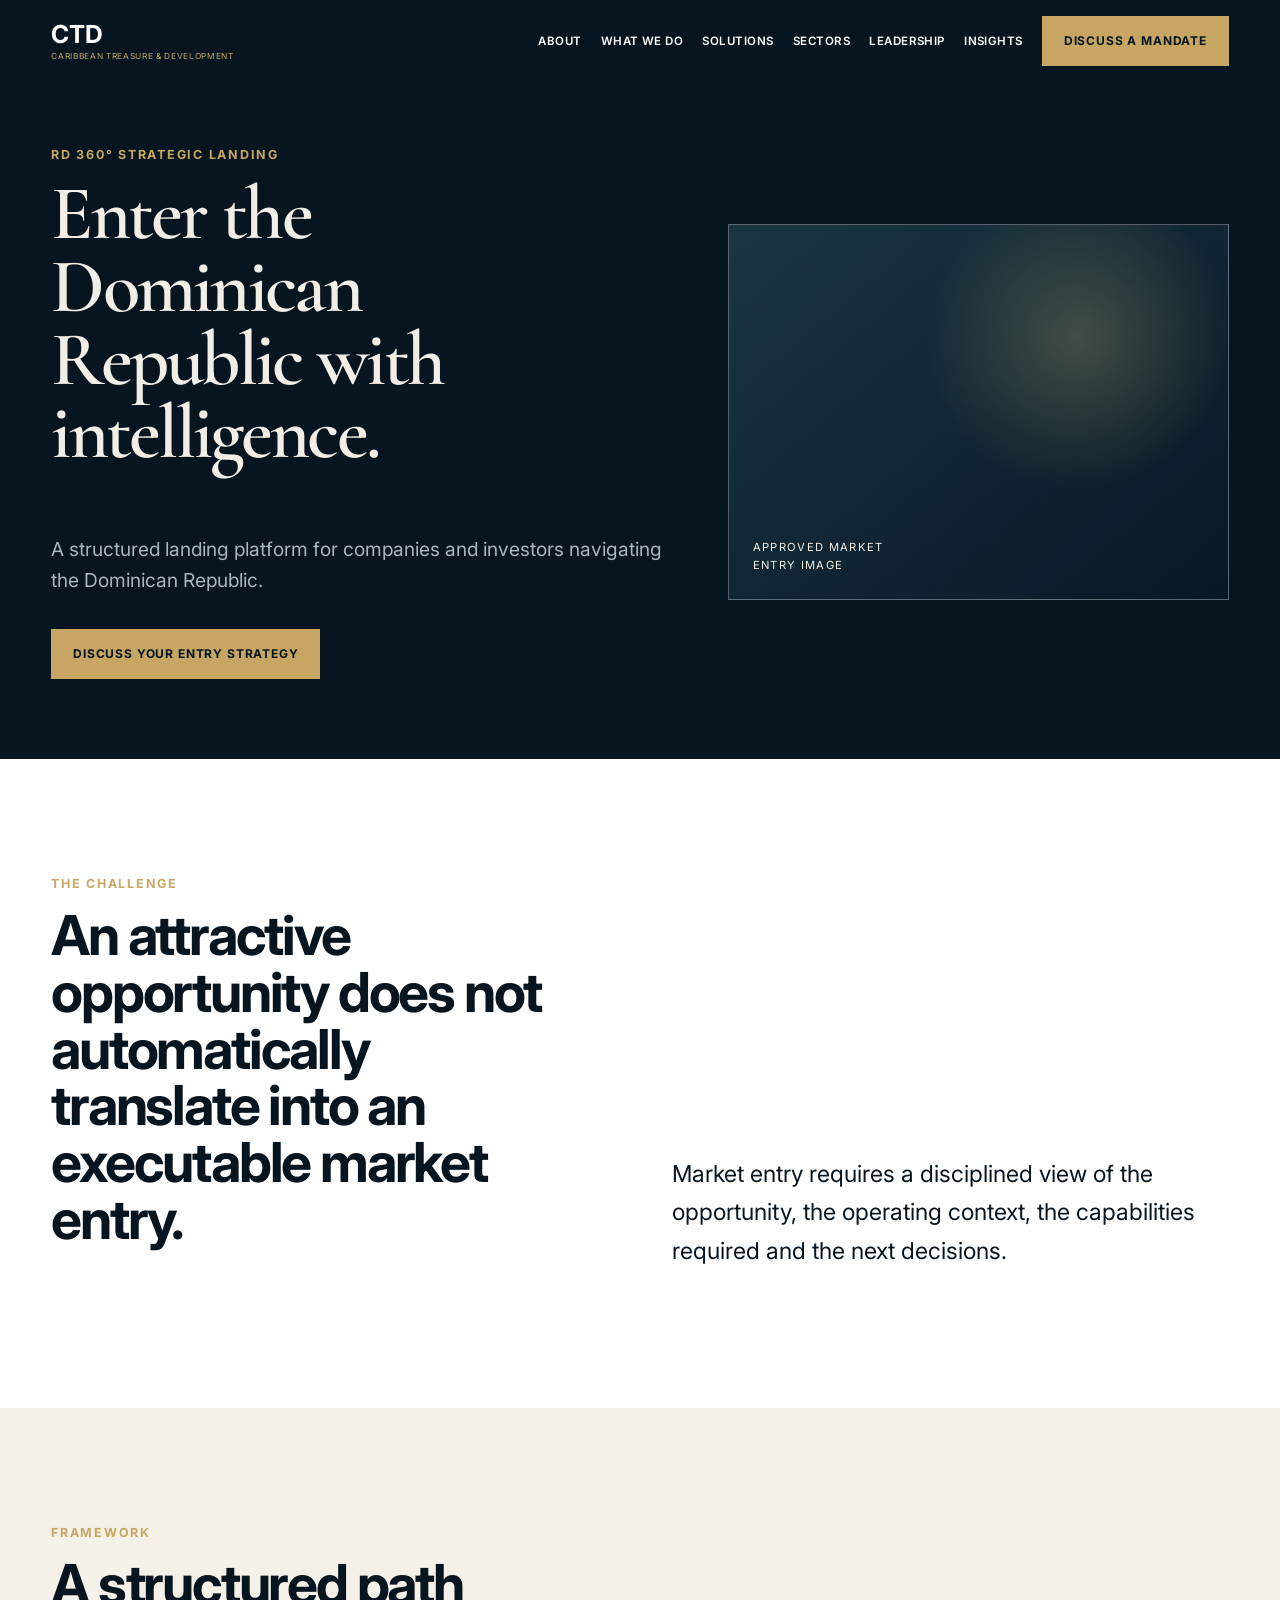
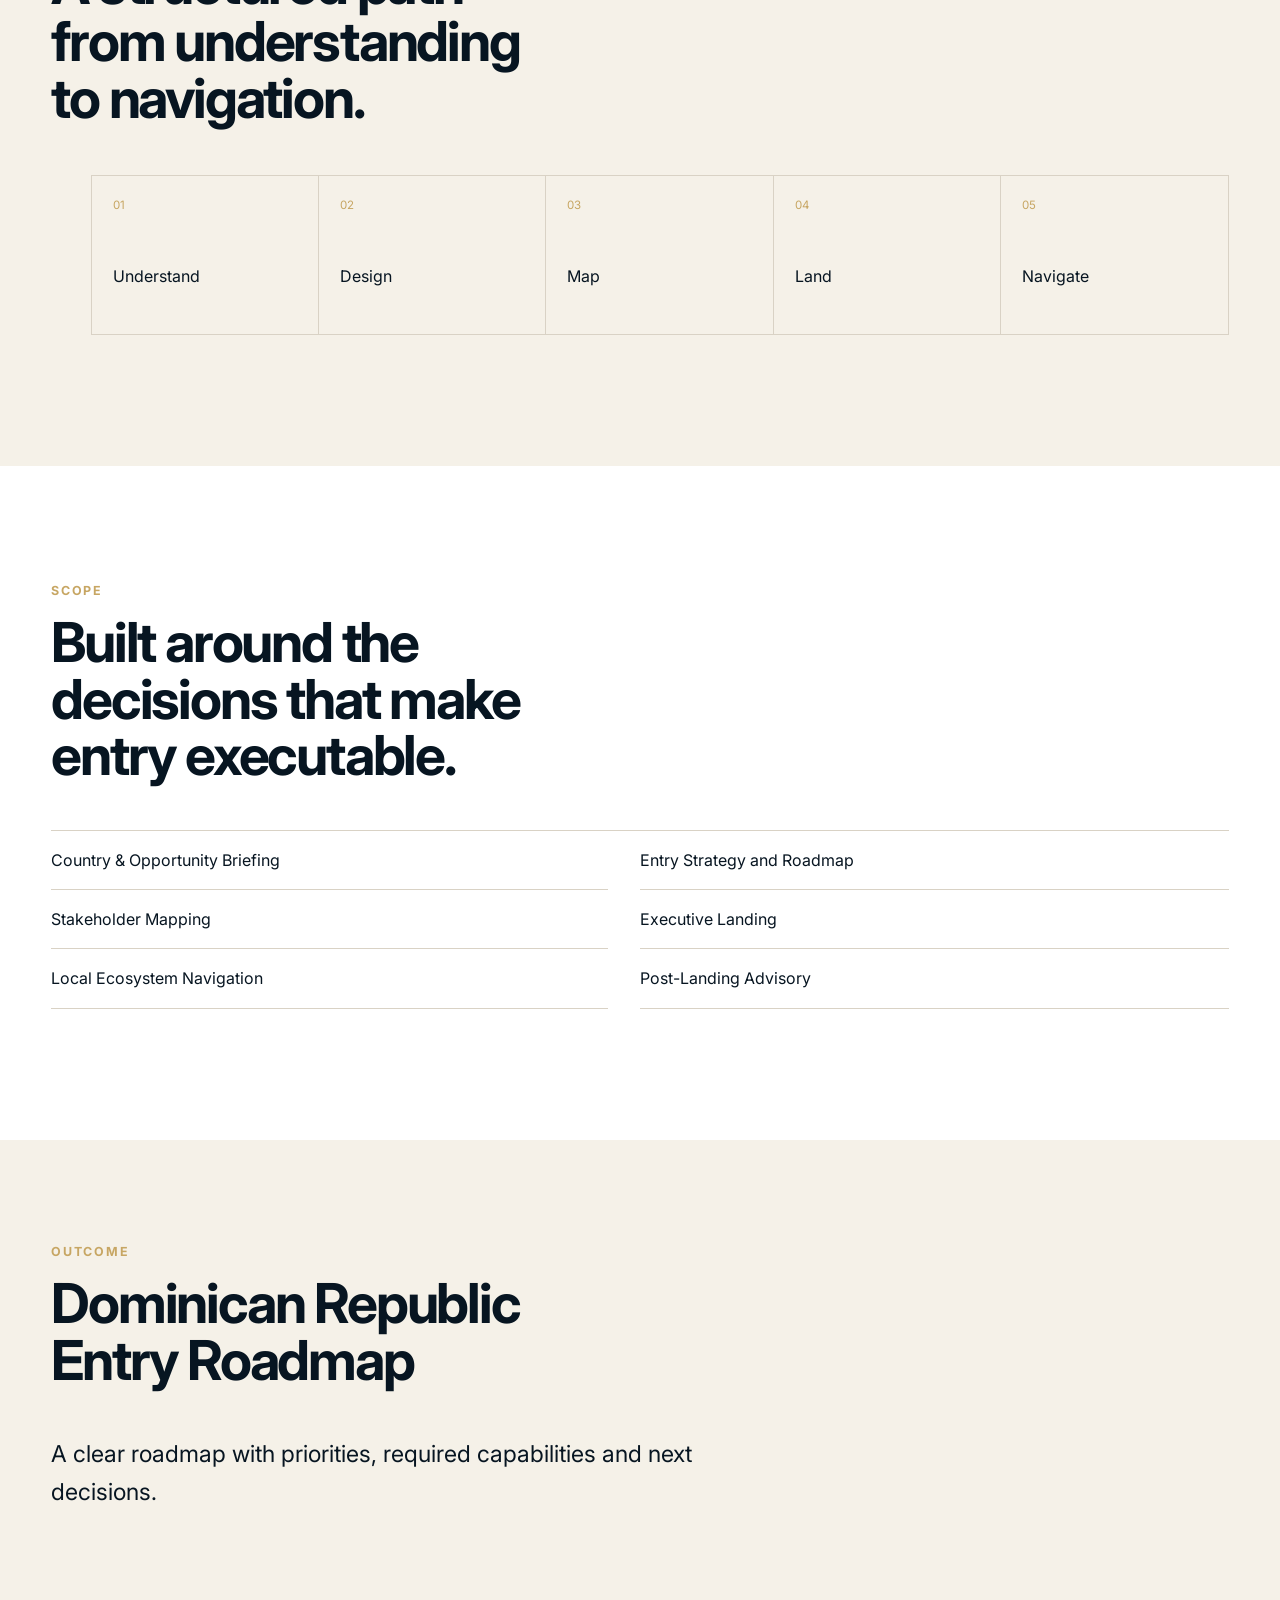
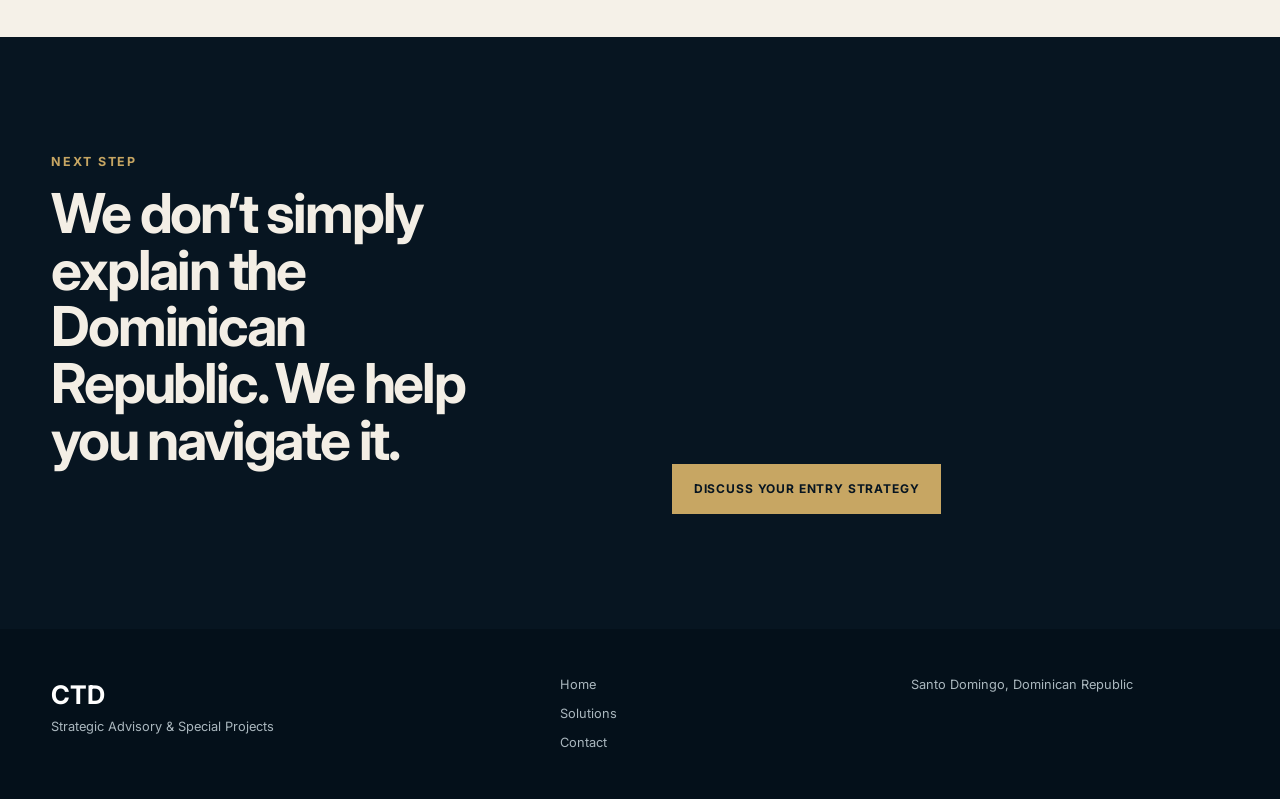
<file: solution-rd360.html>
<!doctype html>
<html lang="en">
<head>
  <meta charset="utf-8"><meta name="viewport" content="width=device-width, initial-scale=1">
  <meta name="description" content="A structured landing platform for companies and investors navigating the Dominican Republic.">
  <title>RD 360° Strategic Landing | CTD</title>
  <link rel="stylesheet" href="styles.css">
  <script defer src="app.js"></script>
</head>
<body>
  <a class="skip-link" href="#main">Skip to content</a>
  <header class="site-header scrolled" data-header><div class="container header-inner">
    <a class="brand" href="index.html" aria-label="CTD home">
      <span class="brand-mark">CTD</span>
      <span class="brand-name">Caribbean Treasure &amp; Development</span>
    </a>
    <button class="menu-toggle" type="button" aria-expanded="false" aria-controls="primary-nav" data-menu-button>
      <span class="sr-only">Open navigation</span>
      <span>

      </span>
      <span>

      </span>
      <span>

      </span>
    </button>
    <nav class="primary-nav" id="primary-nav" aria-label="Primary navigation" data-nav>
      <a href="index.html#about">About</a>
      <a href="index.html#capabilities">What We Do</a>
      <a href="index.html#solutions">Solutions</a>
      <a href="index.html#sectors">Sectors</a><a href="index.html#leadership">Leadership</a>
      <a href="index.html#insights">Insights</a>
    <!--  <button class="language-switch" type="button" data-language>EN / ES</button>-->
      <a class="button button-gold nav-cta" href="index.html#contact" data-event="cta_discuss_mandate">Discuss a Mandate</a>
    </nav>
  </div>
</header>
  <main id="main">
    <section class="solution-hero">
      <div class="container hero-grid">
        <div class="reveal">
          <p class="eyebrow">RD 360° Strategic Landing</p>
      <h1>Enter the Dominican Republic with intelligence.</h1>
      <p class="hero-lead">A structured landing platform for companies and investors navigating the Dominican Republic.</p>
      <div class="hero-actions">
        <a class="button button-gold" href="index.html#contact" data-event="solution_cta_click">Discuss Your Entry Strategy
        </a>
      </div>
    </div>
    <div class="image-placeholder reveal" role="img" aria-label="Approved market entry image pending">
      <span>
        Approved market entry image
      </span>
    </div>
  </div>
</section>
    <section class="section">
      <div class="container positioning-grid reveal">
        <div>
          <p class="eyebrow">
            The challenge
          </p>
      <h2>
        An attractive opportunity does not automatically translate into an executable market entry.
      </h2>
    </div>
      <p class="large-copy">
        Market entry requires a disciplined view of the opportunity, the operating context, the capabilities required and the next decisions.
      </p>
    </div>
  </section>
    <section class="section positioning">
      <div class="container">
        <p class="eyebrow">Framework</p>
      <h2>A structured path from understanding to navigation.</h2>
      <ol class="solution-framework">
        <li>Understand</li>
        <li>Design</li>
        <li>Map</li>
        <li>Land</li>
        <li>Navigate</li>
    </ol>
  </div>
</section>
    <section class="section">
      <div class="container">
        <p class="eyebrow">Scope</p>
        <h2>Built around the decisions that make entry executable.</h2>
      <ul class="scope-grid">
        <li>Country &amp; Opportunity Briefing</li>
        <li>Entry Strategy and Roadmap</li>
        <li>Stakeholder Mapping</li>
        <li>Executive Landing</li>
        <li>Local Ecosystem Navigation</li>
        <li>Post-Landing Advisory</li>
    </ul>
  </div>
</section>
    <section class="outcome"><div class="container reveal"><p class="eyebrow">Outcome</p>
      <h2>Dominican Republic Entry Roadmap</h2>
      <p class="large-copy">A clear roadmap with priorities, required capabilities and next decisions.

      </p>
    </div>
  </section>
    <section class="contact">
      <div class="container positioning-grid">
        <div>
          <p class="eyebrow">Next step</p>
          <h2>We don’t simply explain the Dominican Republic. We help you navigate it.</h2>
        </div>
        <div>
          <a class="button button-gold" href="index.html#contact" data-event="solution_cta_click">Discuss Your Entry Strategy</a>
        </div>
      </div></section>
  </main>
  <footer class="site-footer">
    <div class="container footer-grid"><div>
      <strong class="footer-logo">CTD</strong>
      <p>Strategic Advisory &amp; Special Projects</p>
    </div>
    <nav aria-label="Footer navigation">
      <a href="index.html">Home</a>
      <a href="index.html#solutions">Solutions</a>
      <a href="index.html#contact">Contact</a>
    </nav>
    <div>
      <p>Santo Domingo, Dominican Republic</p></div>
  </div>
</footer>
</body>
</html>
</file>
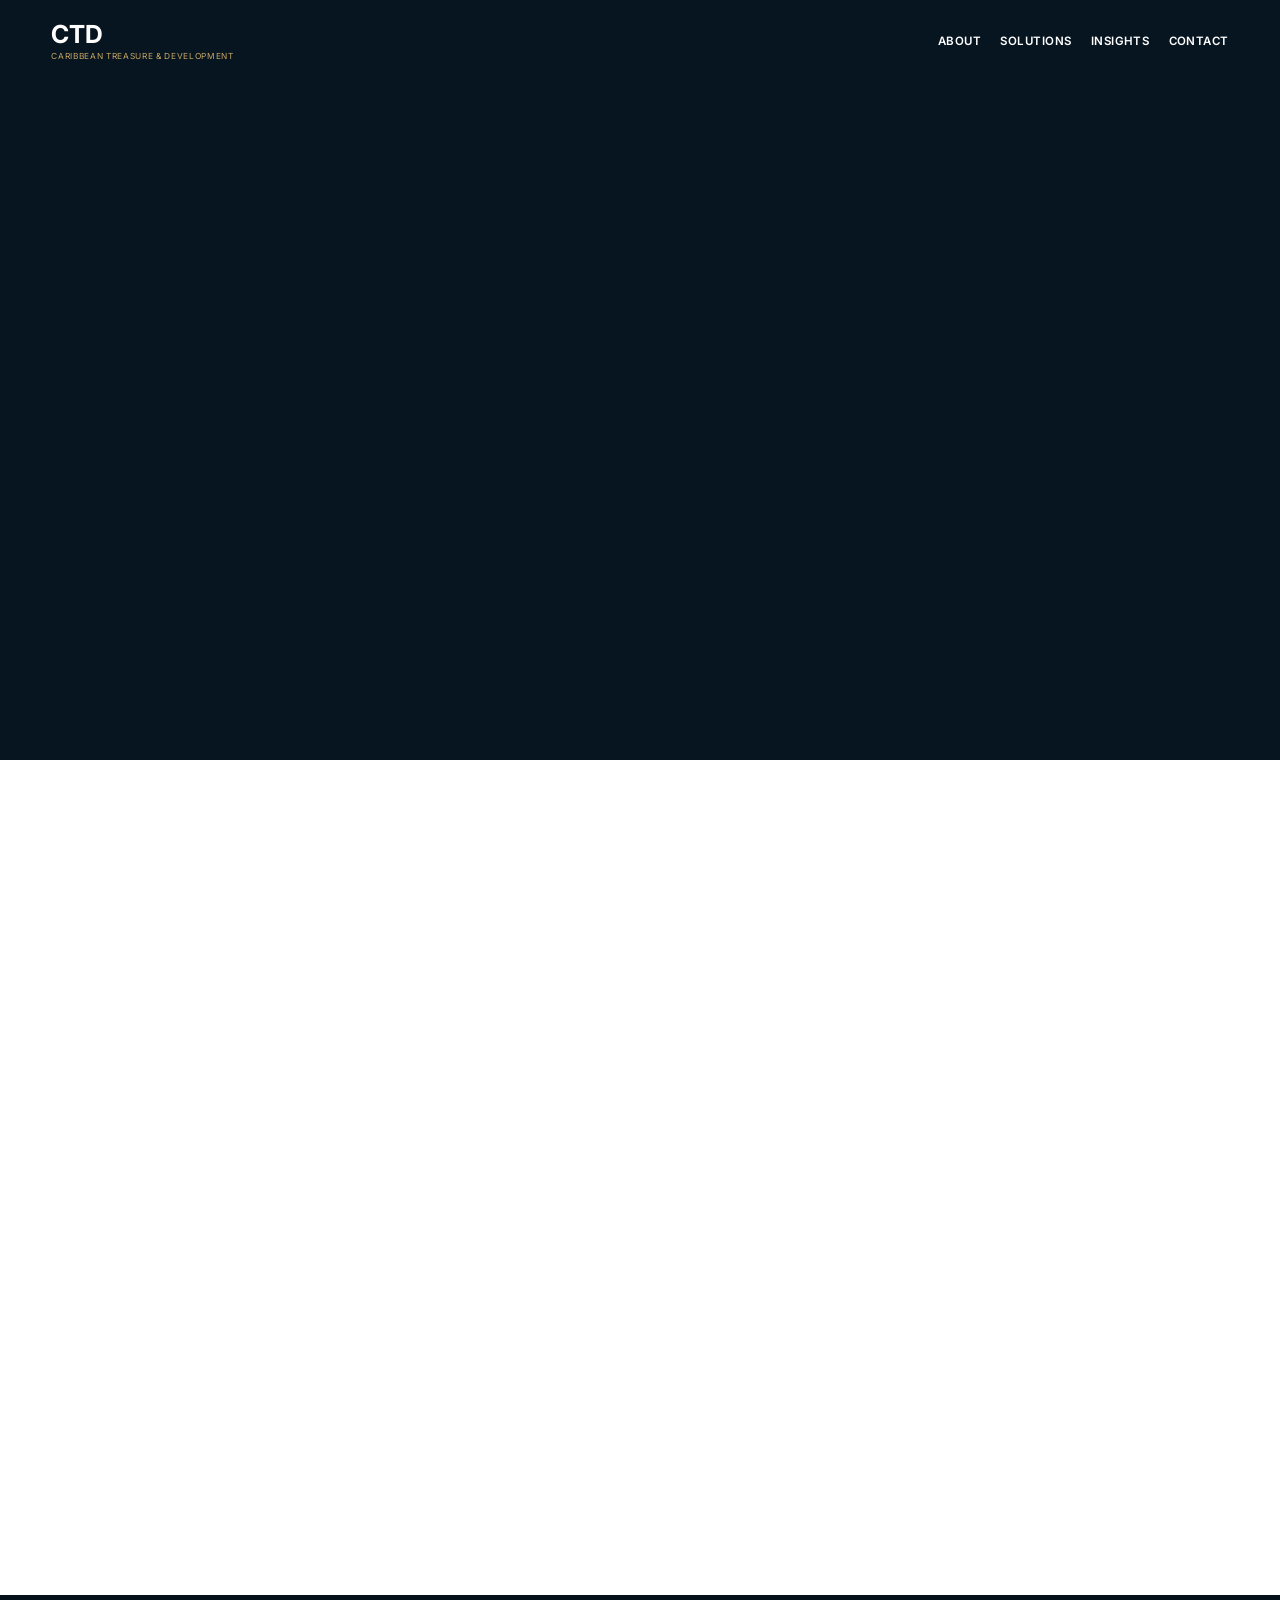
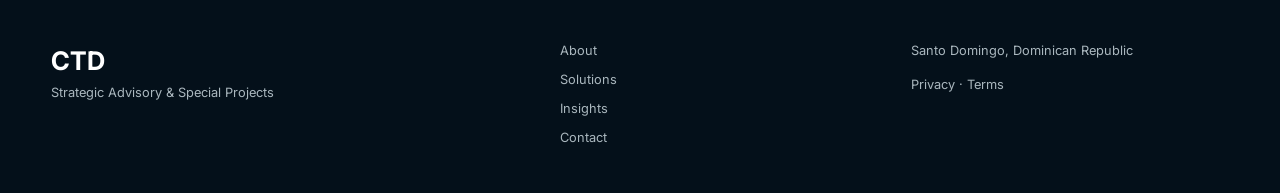
<file: medios/st.html>
<!doctype html>
<html lang="en">
<head>
	<meta charset="utf-8">
	<meta name="viewport" content="width=device-width, initial-scale=1">
	<meta name="description" content="CTD Medios - Media and Press Resources">
	<meta name="theme-color" content="#071521">
	<title>CTD | Medios</title>
	<link rel="stylesheet" href="../styles.css">
</head>
<body>
	<a class="skip-link" href="#main">Skip to content</a>

	<header class="site-header">
		<div class="container header-inner">
			<a class="brand" href="../index.html" aria-label="CTD home">
				<span class="brand-mark">CTD</span>
				<span class="brand-name">Caribbean Treasure &amp; Development</span>
			</a>
			<nav class="primary-nav" aria-label="Primary navigation">
				<a href="../index.html#about">About</a>
				<a href="../index.html#solutions">Solutions</a>
				<a href="../index.html#insights">Insights</a>
				<a href="../index.html#contact">Contact</a>
			</nav>
		</div>
	</header>

	<main id="main">
		<section class="hero" aria-labelledby="medios-title">
			<div class="container hero-grid">
				<div class="hero-copy reveal">
					<p class="eyebrow">CTD Medios</p>
					<h1 id="medios-title">Media &amp; Press Resources</h1>
					<p class="hero-lead">Access press releases, media contacts, and resources for journalists and partners.</p>
				</div>
				<figure class="hero-visual reveal" aria-label="Media section placeholder image">
					<div class="image-placeholder" role="img" aria-label="Media resources image placeholder">
						<span>Media image placeholder</span>
					</div>
					<figcaption>CTD Media Center</figcaption>
				</figure>
			</div>
		</section>

		<section class="section" id="press-releases">
			<div class="container reveal">
				<h2>Press Releases</h2>
				<p>Latest news and announcements will be published here.</p>
				<ul>
					<li>No press releases available at this time.</li>
				</ul>
			</div>
		</section>

		<section class="section" id="media-contact">
			<div class="container reveal">
				<h2>Media Contact</h2>
				<p>For media inquiries, please contact:</p>
				<p><strong>Email:</strong> <a href="mailto:media@ctd.com">media@ctd.com</a></p>
			</div>
		</section>
	</main>

	<footer class="site-footer">
		<div class="container footer-grid">
			<div><strong class="footer-logo">CTD</strong><p>Strategic Advisory &amp; Special Projects</p></div>
			<nav aria-label="Footer navigation">
				<a href="../index.html#about">About</a>
				<a href="../index.html#solutions">Solutions</a>
				<a href="../index.html#insights">Insights</a>
				<a href="../index.html#contact">Contact</a>
			</nav>
			<div>
				<p>Santo Domingo, Dominican Republic</p>
				<p>
					<a href="#">Privacy</a> · 
					<a href="#">Terms</a>
				</p>
			</div>
		</div>
	</footer>
</body>
</html>
</file>
<file: styles.css>
@import url('https://fonts.googleapis.com/css2?family=Cormorant+Garamond:wght@500;600&family=Inter:wght@400;500;600;700&display=swap');

:root {
  --navy: #071521;
  --navy-mid: #0d2230;
  --gold: #c7a663;
  --cream: #f3eee5;
  --slate: #aab7be;
  --teal: #3a7582;
  --white: #fff;
  --warm: #f5f1e8;
  --border: #d9d2c5;
  --content: 1200px;
  --copy: 720px;
  --gutter: clamp(20px, 4vw, 64px);
  --section: clamp(72px, 9vw, 144px);
  --font-display: "Cormorant Garamond", Georgia, serif;
  --font-ui: Inter, Aptos, Arial, sans-serif;
}

* { box-sizing: border-box; }
html { scroll-behavior: smooth; }
body { margin: 0; color: var(--navy); background: var(--white); font-family: var(--font-ui); line-height: 1.65; }
a { color: inherit; text-decoration: none; }
button, input, select, textarea { font: inherit; }
img { display: block; max-width: 100%; }
.container { width: min(var(--content), calc(100% - 2 * var(--gutter))); margin-inline: auto; }
.section { padding-block: var(--section); }
.sr-only { position: absolute; width: 1px; height: 1px; overflow: hidden; clip: rect(0,0,0,0); white-space: nowrap; }
.skip-link { position: fixed; z-index: 1000; left: 1rem; top: -5rem; background: var(--gold); color: var(--navy); padding: .8rem 1rem; }
.skip-link:focus { top: 1rem; }
:focus-visible { outline: 3px solid var(--gold); outline-offset: 4px; }

h1, h2, h3, p { margin-top: 0; }
h1 { font: 600 clamp(3rem, 6vw, 6.5rem)/.95 var(--font-display); letter-spacing: -.035em; max-width: 12ch; }
h2 { font-size: clamp(2.25rem, 4.3vw, 4rem); line-height: 1.03; letter-spacing: -.04em; max-width: 14ch; }
h3 { line-height: 1.2; }
.eyebrow { color: var(--gold); font-size: .78rem; font-weight: 700; letter-spacing: .14em; text-transform: uppercase; }
.large-copy { max-width: var(--copy); font-size: clamp(1.1rem, 2vw, 1.45rem); }

.site-header { position: fixed; inset: 0 0 auto; z-index: 100; color: var(--white); transition: background .25s ease, box-shadow .25s ease; }
.site-header.scrolled, .site-header.menu-open { background: rgba(7,21,33,.98); box-shadow: 0 8px 30px rgba(0,0,0,.16); }
.header-inner { min-height: 82px; display: flex; align-items: center; justify-content: space-between; gap: 2rem; }
.brand { display: grid; line-height: 1; }
.brand-mark { font-size: 1.55rem; font-weight: 700; }
.brand-name { margin-top: .35rem; color: var(--gold); font-size: .52rem; letter-spacing: .08em; text-transform: uppercase; }
.primary-nav { display: flex; align-items: center; gap: clamp(.8rem, 1.5vw, 1.6rem); font-size: .72rem; font-weight: 600; letter-spacing: .04em; text-transform: uppercase; }
.primary-nav > a:not(.button), .language-switch { position: relative; border: 0; color: inherit; background: none; cursor: pointer; }
.primary-nav > a:not(.button)::after { content: ""; position: absolute; left: 0; right: 100%; bottom: -.5rem; height: 1px; background: var(--gold); transition: right .2s ease; }
.primary-nav > a:hover::after { right: 0; }
.menu-toggle { display: none; width: 44px; height: 44px; border: 0; background: transparent; padding: 10px; }
.menu-toggle span:not(.sr-only) { display: block; height: 2px; margin: 5px 0; background: var(--white); }

.button { min-height: 50px; display: inline-flex; justify-content: center; align-items: center; padding: .8rem 1.3rem; border: 1px solid transparent; font-size: .75rem; font-weight: 700; letter-spacing: .07em; text-transform: uppercase; cursor: pointer; }
.button-gold { background: var(--gold); color: var(--navy); }
.button-gold:hover { background: var(--cream); }
.text-link { display: inline-flex; align-items: center; gap: .5rem; min-height: 44px; border-bottom: 1px solid currentColor; font-size: .78rem; font-weight: 700; letter-spacing: .08em; text-transform: uppercase; }

.hero { min-height: 760px; padding: 130px 0 65px; color: var(--cream); background: var(--navy); display: flex; align-items: center; }
.hero-grid { display: grid; grid-template-columns: 55fr 45fr; align-items: center; gap: clamp(2rem, 5vw, 6rem); }
.hero-lead { max-width: 670px; color: var(--slate); font-size: clamp(1rem, 1.7vw, 1.2rem); }
.hero-actions { display: flex; flex-wrap: wrap; align-items: center; gap: 1.5rem; margin-top: 2rem; }
.hero-visual { margin: 0; }
.image-placeholder { aspect-ratio: 4/3; display: grid; place-items: end start; padding: 1.5rem; border: 1px solid rgba(255,255,255,.3); color: var(--cream); background: linear-gradient(140deg, rgba(58,117,130,.35), rgba(13,34,48,.15)), radial-gradient(circle at 70% 30%, rgba(199,166,99,.35), transparent 35%); }
.image-placeholder span { max-width: 20ch; font-size: .7rem; letter-spacing: .12em; text-transform: uppercase; }
.hero-visual figcaption { padding-top: .7rem; text-align: right; color: var(--slate); font-size: .65rem; letter-spacing: .13em; text-transform: uppercase; }

.positioning { background: var(--warm); }
.positioning-grid { display: grid; grid-template-columns: 1fr 1fr; gap: 5vw; align-items: end; }
.section-label { margin-top: clamp(4rem, 8vw, 7rem); }
.capability-grid { display: grid; grid-template-columns: repeat(4,1fr); border-top: 1px solid var(--border); border-left: 1px solid var(--border); }
.capability-card { min-height: 230px; padding: 1.6rem; border-right: 1px solid var(--border); border-bottom: 1px solid var(--border); transition: color .25s, background .25s; }
.capability-card span, .index { color: var(--gold); font-size: .7rem; }
.capability-card h3 { margin: 3rem 0 .4rem; text-transform: uppercase; letter-spacing: .08em; }
.capability-card:hover { color: var(--cream); background: var(--navy-mid); }

.solutions h2 { margin-bottom: 3rem; }
.solution-grid { display: grid; grid-template-columns: 1.25fr repeat(4,1fr); }
.solution-card { min-height: 310px; display: flex; flex-direction: column; padding: 1.5rem; border: 1px solid var(--border); border-left: 0; background: var(--warm); }
.solution-card:first-child { border-left: 1px solid var(--border); }
.solution-card.featured { color: var(--cream); background: var(--navy-mid); }
.solution-card h3 { margin: auto 0 1rem; }
.solution-card p { color: #52616a; font-size: .85rem; }
.solution-card.featured p { color: var(--slate); }
.card-link { margin-top: 1rem; color: var(--gold); font-size: .72rem; font-weight: 700; text-transform: uppercase; }
.solution-card:hover { transform: translateY(-4px); border-color: var(--gold); }

.differentiators { padding-block: clamp(56px, 7vw, 100px); color: var(--cream); background: var(--navy-mid); }
.differentiators h2 { max-width: 20ch; }
.differentiator-row { display: grid; grid-template-columns: repeat(3,1fr); gap: 2rem; margin-top: 3rem; color: var(--gold); font-size: .75rem; font-weight: 700; letter-spacing: .11em; text-transform: uppercase; }
.process-layout { display: grid; grid-template-columns: 1fr 1.35fr; gap: 6vw; }
.process-list { display: grid; grid-template-columns: repeat(3,1fr); margin: 0; padding: 0; list-style: none; }
.process-list li { min-height: 190px; padding: 1.4rem; border: 1px solid var(--border); }
.process-list li + li { border-left: 0; }
.process-list span { color: var(--gold); font-size: .72rem; }
.process-list strong, .process-list small { display: block; }
.process-list strong { margin-top: 3rem; font-size: .85rem; text-transform: uppercase; }
.process-list small { color: #65737b; }

.insights { padding-block: 70px; background: var(--warm); }
.insights-inner { display: grid; grid-template-columns: .7fr 2fr auto; align-items: center; gap: 2rem; }
.insights h2 { max-width: 28ch; margin-bottom: 0; font-size: clamp(1.5rem, 2.7vw, 2.6rem); }
.dark-link { color: var(--navy); }
.leadership { background: var(--white); }

.contact { padding-block: var(--section); color: var(--cream); background: var(--navy); }
.contact-grid { display: grid; grid-template-columns: .8fr 1.2fr; gap: 7vw; }
.contact h2 { max-width: 12ch; }
.contact p:not(.eyebrow) { color: var(--slate); }
.contact-form { display: grid; gap: 1.2rem; }
.field-row { display: grid; grid-template-columns: repeat(2,1fr); gap: 1.2rem; }
.contact-form label { display: grid; gap: .4rem; font-size: .78rem; font-weight: 600; letter-spacing: .04em; }
.contact-form input, .contact-form select, .contact-form textarea { width: 100%; border: 1px solid #38505e; border-radius: 0; background: var(--navy-mid); color: var(--white); padding: .85rem; }
.contact-form input, .contact-form select { min-height: 50px; }
.consent { grid-template-columns: auto 1fr !important; align-items: start; font-weight: 400 !important; }
.consent input { width: 20px; min-height: 20px; margin-top: .1rem; }
.form-message { min-height: 1.2rem; margin: 0; }
.contact-form .button { justify-self: start; }
.site-footer { padding-block: 45px; color: var(--slate); background: #04101a; font-size: .8rem; }
.footer-grid { display: grid; grid-template-columns: 1.5fr 1fr 1fr; gap: 2rem; }
.footer-logo { color: var(--white); font-size: 1.6rem; }
.site-footer nav { display: grid; gap: .5rem; }

.reveal { opacity: 0; transform: translateY(18px); transition: opacity .45s ease, transform .45s ease; }
.reveal.visible { opacity: 1; transform: none; }

.solution-hero { min-height: 680px; padding: 145px 0 80px; display: flex; align-items: center; color: var(--cream); background: var(--navy); }
.solution-framework { counter-reset: framework; display: grid; grid-template-columns: repeat(5,1fr); margin-top: 3rem; }
.solution-framework li { list-style: none; min-height: 160px; padding: 1.3rem; border: 1px solid var(--border); }
.solution-framework li + li { border-left: 0; }
.solution-framework li::before { counter-increment: framework; content: "0" counter(framework); display: block; margin-bottom: 3rem; color: var(--gold); font-size: .72rem; }
.scope-grid { display: grid; grid-template-columns: repeat(2,1fr); padding: 0; border-top: 1px solid var(--border); }
.scope-grid li { padding: 1rem 0; border-bottom: 1px solid var(--border); list-style: none; }
.scope-grid li:nth-child(odd) { margin-right: 2rem; }
.outcome { padding: clamp(60px, 8vw, 110px) 0; background: var(--warm); }

@media (max-width: 1023px) {
  .menu-toggle { display: block; color: white; }
  .primary-nav { position: fixed; inset: 82px 0 auto; display: none; max-height: calc(100vh - 82px); overflow: auto; padding: 1.2rem var(--gutter) 2rem; background: var(--navy); align-items: stretch; }
  .primary-nav.open { display: grid; }
  .primary-nav a, .primary-nav button { min-height: 44px; display: flex; align-items: center; }
  .hero-grid, .positioning-grid, .process-layout, .contact-grid { grid-template-columns: 1fr; }
  .hero { padding-bottom: 0; }
  .hero-visual { width: calc(100% + 2 * var(--gutter)); margin-left: calc(-1 * var(--gutter)); }
  .hero-visual figcaption { padding-right: var(--gutter); }
  .capability-grid { grid-template-columns: repeat(2,1fr); }
  .solution-grid { grid-template-columns: repeat(2,1fr); }
  .solution-card { border: 1px solid var(--border); }
  .solution-card:nth-child(n+4) { display: none; }
  .insights-inner { grid-template-columns: 1fr; }
  .solution-framework { grid-template-columns: repeat(3,1fr); }
}

@media (max-width: 767px) {
  :root { --gutter: 22px; }
  .header-inner { min-height: 70px; }
  .primary-nav { top: 70px; }
  .brand-name { display: none; }
  .hero { min-height: 100svh; padding-top: 100px; }
  h1 { font-size: clamp(2.85rem, 13vw, 4.1rem); }
  h2 { font-size: clamp(2rem, 9vw, 3rem); }
  .hero-actions { align-items: stretch; flex-direction: column; }
  .hero-actions .button { width: 100%; }
  .capability-grid { display: flex; overflow-x: auto; border: 0; }
  .capability-card { min-width: 75%; min-height: 190px; border: 1px solid var(--border); }
  .solution-grid { grid-template-columns: 1fr; }
  .solution-card { min-height: 140px; }
  .solution-card h3 { margin: 1rem 0 .4rem; }
  .differentiator-row, .process-list, .footer-grid, .field-row, .scope-grid { grid-template-columns: 1fr; }
  .process-list li, .process-list li + li { min-height: 120px; border: 0; border-bottom: 1px solid var(--border); }
  .process-list strong { margin-top: 1rem; }
  .contact-form .button { width: 100%; }
  .solution-framework { grid-template-columns: 1fr; padding-left: 0; }
  .solution-framework li, .solution-framework li + li { min-height: auto; border: 0; border-bottom: 1px solid var(--border); }
  .solution-framework li::before { margin-bottom: .8rem; }
  .scope-grid li:nth-child(odd) { margin-right: 0; }
}

@media (prefers-reduced-motion: reduce) {
  *, *::before, *::after { scroll-behavior: auto !important; transition-duration: .01ms !important; animation-duration: .01ms !important; animation-iteration-count: 1 !important; }
  .reveal { opacity: 1; transform: none; }
}


/**/
.leadership-cards {
  display: grid;
  grid-template-columns: repeat(auto-fit, minmax(280px, 1fr));
  gap: 2rem;
  margin-top: 3rem;
}

.leader-card {
  background: #ffffff;
  border-radius: 16px;
  padding: 2rem;
  text-align: center;
  box-shadow: 0 10px 25px rgba(0, 0, 0, 0.08);
  transition: transform 0.3s ease, box-shadow 0.3s ease;
}

.leader-card:hover {
  transform: translateY(-8px);
  box-shadow: 0 15px 35px rgba(0, 0, 0, 0.12);
}

.leader-card img {
  width: 120px;
  height: 120px;
  border-radius: 50%;
  object-fit: cover;
  margin-bottom: 1rem;
}

.leader-card h3 {
  margin-bottom: 0.5rem;
  font-size: 1.3rem;
}

.leader-card .title {
  color: #0d6efd;
  font-weight: 600;
  margin-bottom: 1rem;
}

.leader-card p {
  color: #666;
  line-height: 1.6;
}
</file>
